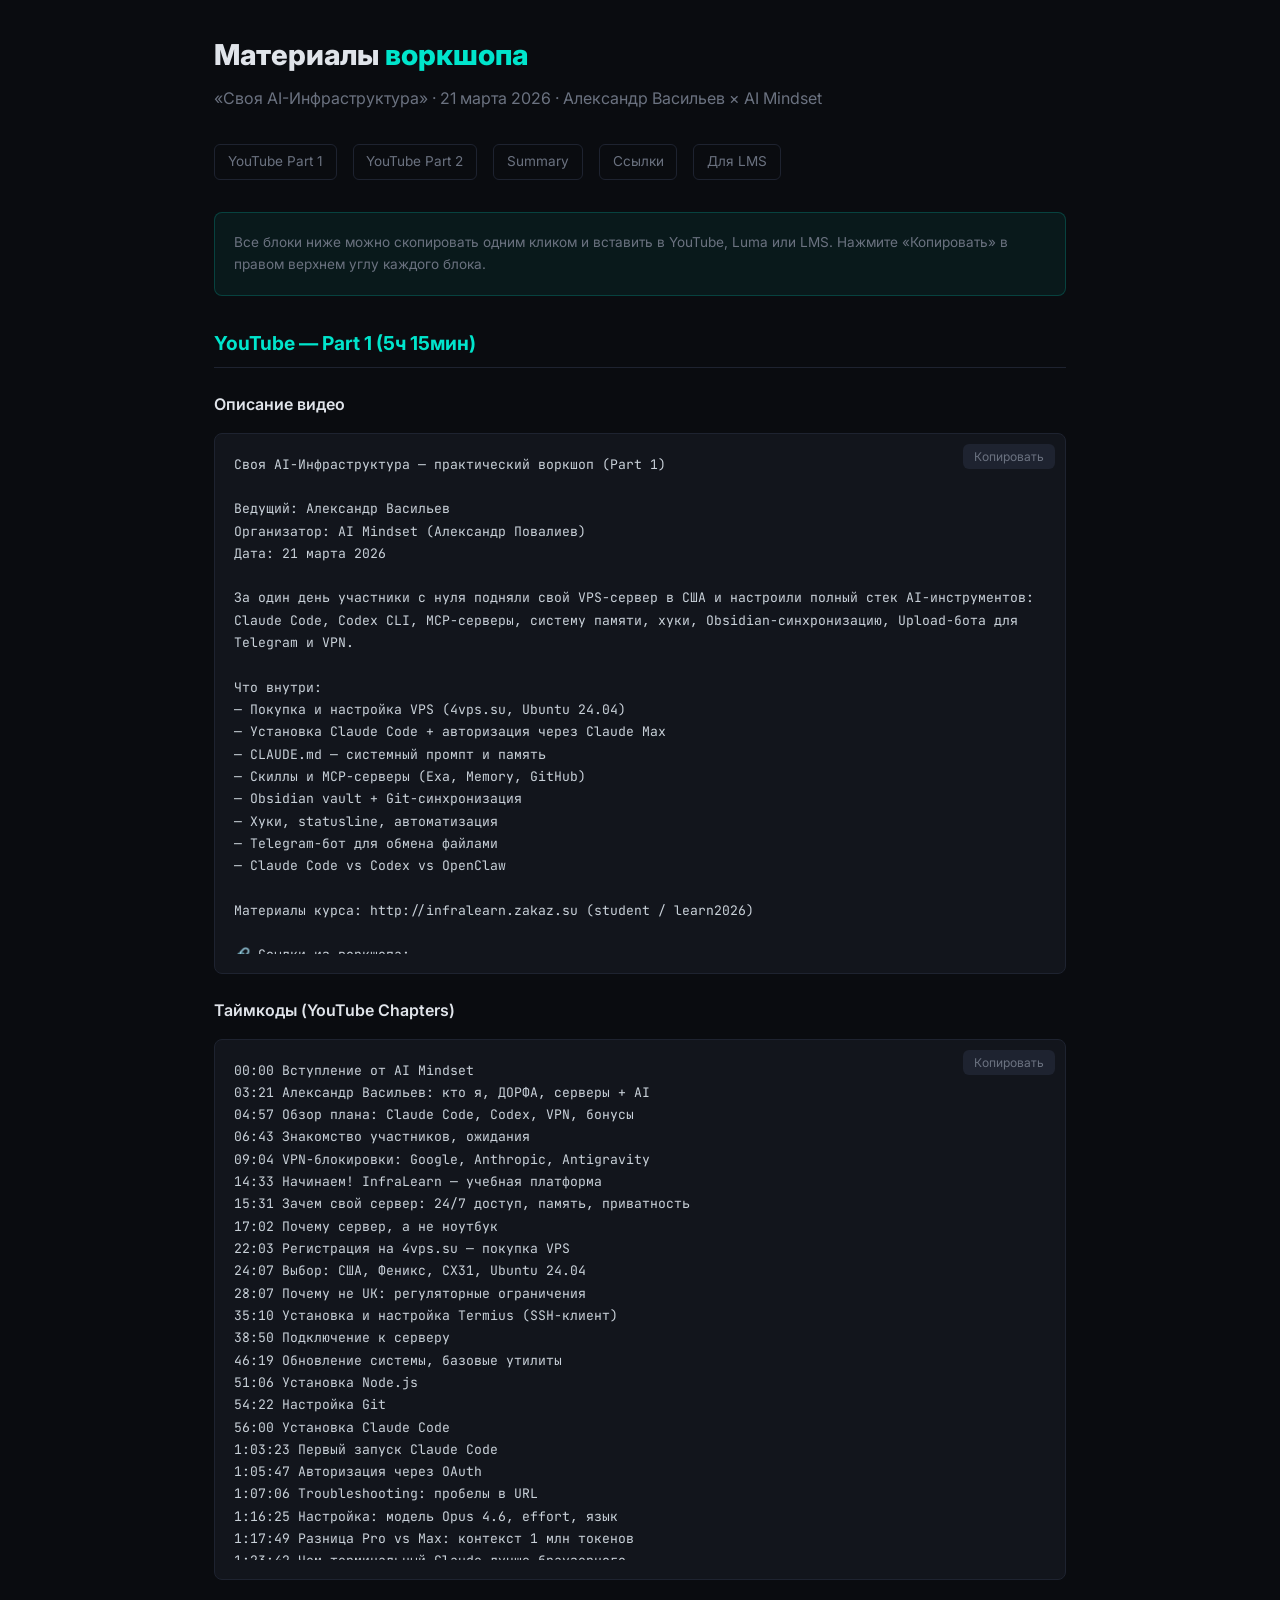
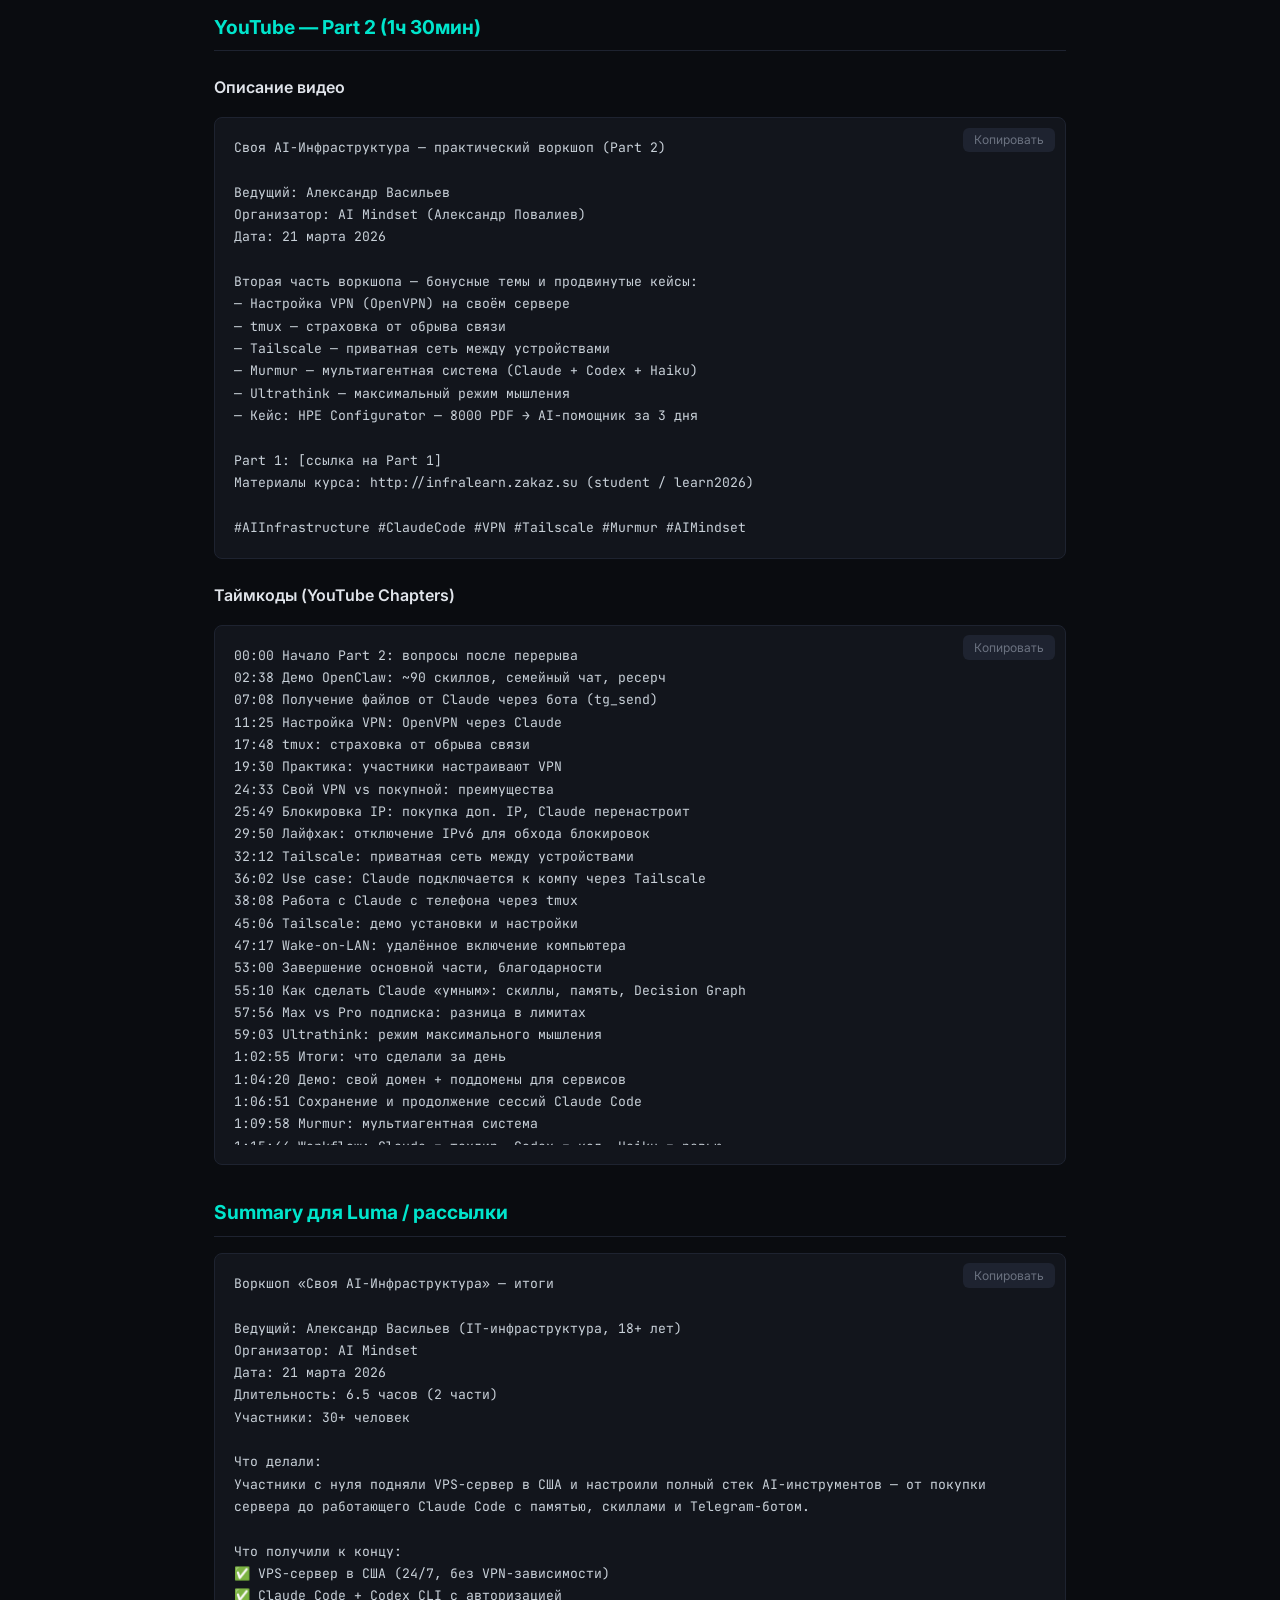
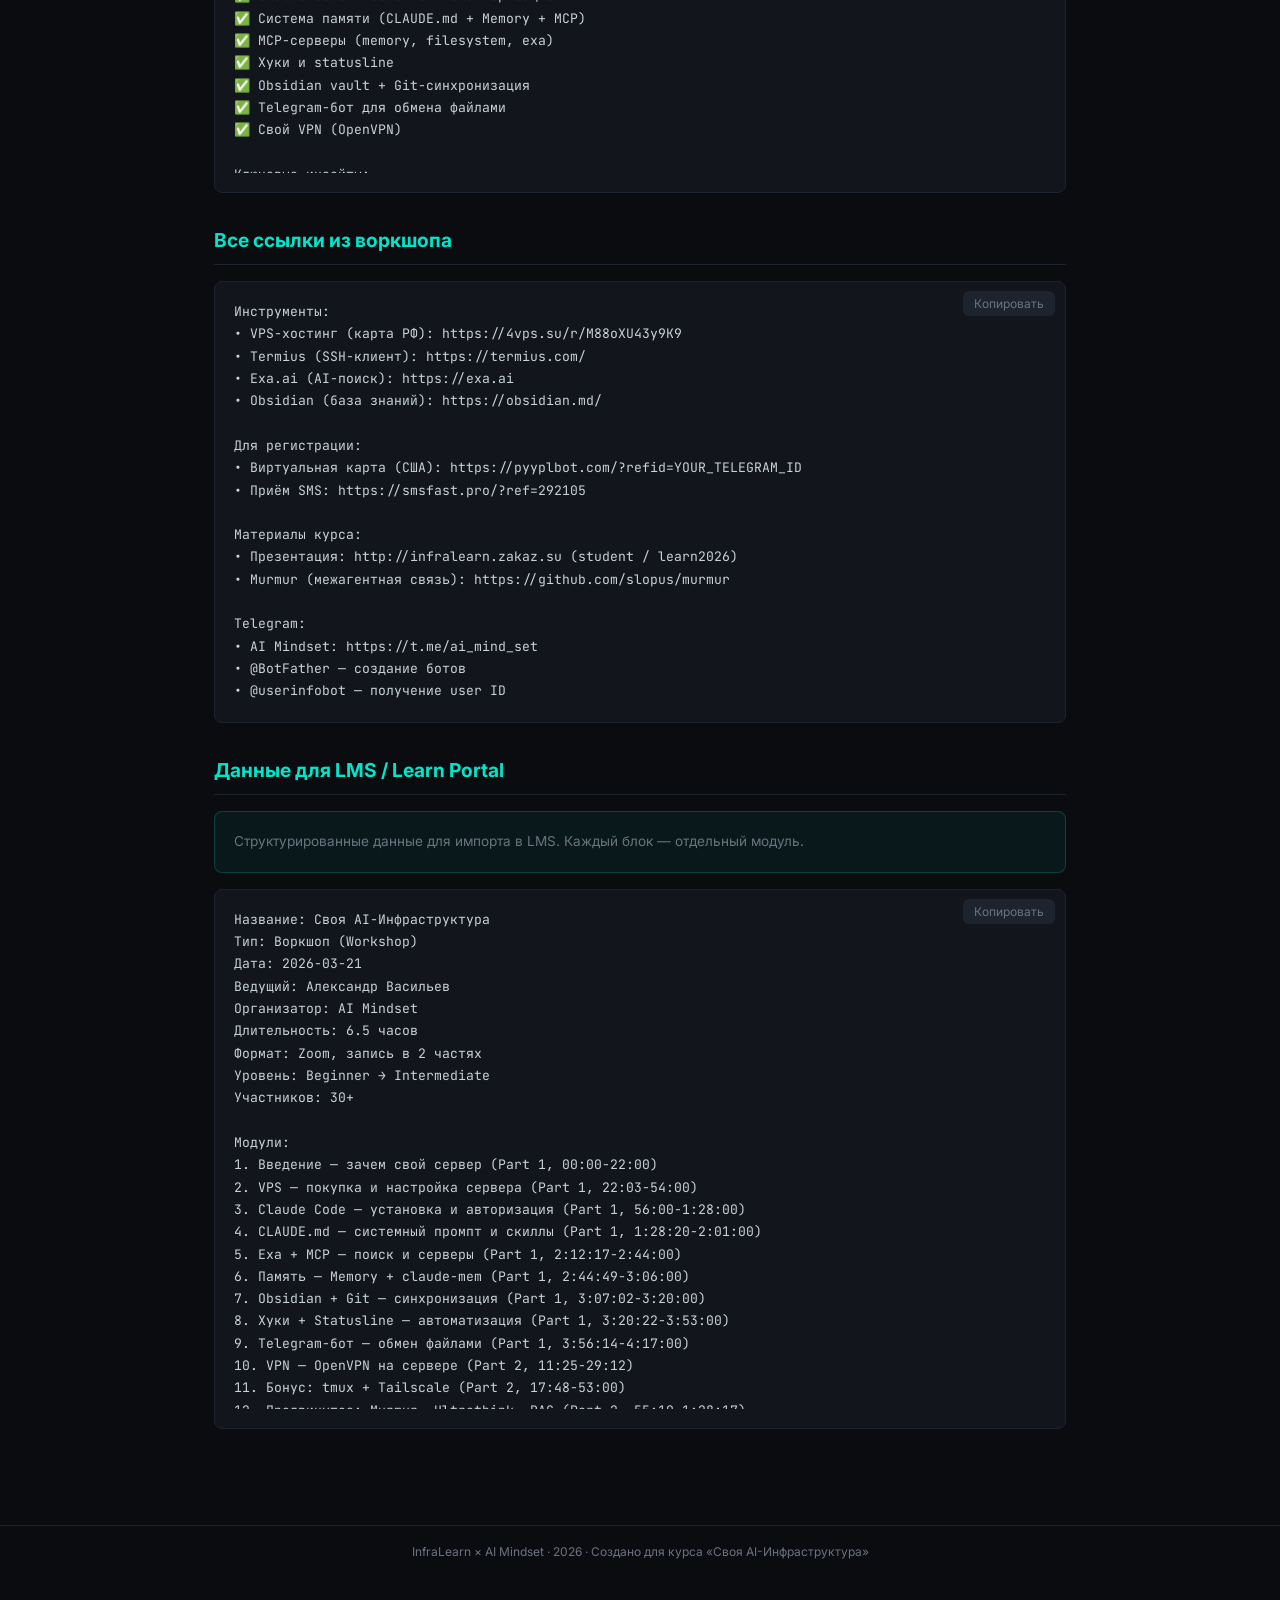
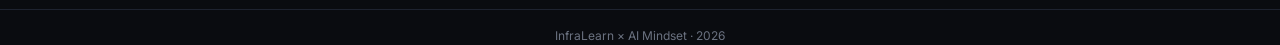
<file: site/materials.html>
<!DOCTYPE html>
<html lang="ru">
<head>
  <meta charset="UTF-8">
  <meta name="viewport" content="width=device-width, initial-scale=1.0">
  <title>Материалы воркшопа — AI Mindset</title>
  <style>
    @import url('https://fonts.googleapis.com/css2?family=Inter:wght@400;500;600;700;800&family=JetBrains+Mono:wght@400;500&display=swap');
    *, *::before, *::after { box-sizing: border-box; margin: 0; padding: 0; }
    :root {
      --bg: #0a0c10; --card: #12151c; --border: #1e2330;
      --text: #e0e4ea; --muted: #6b7280; --cyan: #00e5cc;
      --font: 'Inter', sans-serif; --mono: 'JetBrains Mono', monospace;
    }
    body { font-family: var(--font); background: var(--bg); color: var(--text); line-height: 1.6; }
    .container { max-width: 900px; margin: 0 auto; padding: 2rem 1.5rem; }
    h1 { font-size: 1.8rem; font-weight: 800; margin-bottom: 0.5rem; }
    h1 span { color: var(--cyan); }
    .subtitle { color: var(--muted); margin-bottom: 2rem; }
    h2 { font-size: 1.2rem; font-weight: 700; color: var(--cyan); margin: 2rem 0 0.8rem; padding-bottom: 0.5rem; border-bottom: 1px solid var(--border); }
    h3 { font-size: 1rem; font-weight: 600; margin: 1.5rem 0 0.5rem; color: var(--text); }
    p { margin-bottom: 0.8rem; }
    .card {
      background: var(--card); border: 1px solid var(--border);
      border-radius: 8px; padding: 1.2rem; margin: 1rem 0;
      position: relative;
    }
    .copy-btn {
      position: absolute; top: 0.6rem; right: 0.6rem;
      background: var(--border); border: none; color: var(--muted);
      padding: 0.3rem 0.7rem; border-radius: 6px; font-size: 0.75rem;
      font-family: var(--font); cursor: pointer; transition: all 0.2s;
    }
    .copy-btn:hover { background: var(--cyan); color: var(--bg); }
    .copy-btn.copied { background: #22c55e; color: #fff; }
    pre {
      font-family: var(--mono); font-size: 0.82rem; line-height: 1.7;
      white-space: pre-wrap; word-wrap: break-word; color: #c9d1d9;
      max-height: 500px; overflow-y: auto;
    }
    .info { background: rgba(0,229,204,0.06); border-color: rgba(0,229,204,0.2); }
    .info p { color: var(--muted); margin: 0; font-size: 0.85rem; }
    .tag { display: inline-block; background: rgba(0,229,204,0.1); color: var(--cyan); padding: 0.15rem 0.5rem; border-radius: 4px; font-size: 0.75rem; font-weight: 500; margin-right: 0.3rem; }
    a { color: var(--cyan); }
    .nav { display: flex; gap: 1rem; flex-wrap: wrap; margin-bottom: 2rem; }
    .nav a { color: var(--muted); text-decoration: none; font-size: 0.85rem; padding: 0.4rem 0.8rem; border: 1px solid var(--border); border-radius: 6px; transition: all 0.2s; }
    .nav a:hover { color: var(--cyan); border-color: var(--cyan); }
    footer { text-align: center; color: var(--muted); font-size: 0.75rem; margin-top: 3rem; padding-top: 1rem; border-top: 1px solid var(--border); }
  </style>
</head>
<body>
<div class="container">

<h1>Материалы <span>воркшопа</span></h1>
<p class="subtitle">«Своя AI-Инфраструктура» · 21 марта 2026 · Александр Васильев × AI Mindset</p>

<div class="nav">
  <a href="#yt-part1">YouTube Part 1</a>
  <a href="#yt-part2">YouTube Part 2</a>
  <a href="#summary">Summary</a>
  <a href="#links">Ссылки</a>
  <a href="#lms">Для LMS</a>
</div>

<div class="card info">
  <p>Все блоки ниже можно скопировать одним кликом и вставить в YouTube, Luma или LMS. Нажмите «Копировать» в правом верхнем углу каждого блока.</p>
</div>

<!-- ========== YOUTUBE PART 1 ========== -->
<h2 id="yt-part1">YouTube — Part 1 (5ч 15мин)</h2>

<h3>Описание видео</h3>
<div class="card">
  <button class="copy-btn" onclick="copyCard(this)">Копировать</button>
<pre>Своя AI-Инфраструктура — практический воркшоп (Part 1)

Ведущий: Александр Васильев
Организатор: AI Mindset (Александр Повалиев)
Дата: 21 марта 2026

За один день участники с нуля подняли свой VPS-сервер в США и настроили полный стек AI-инструментов: Claude Code, Codex CLI, MCP-серверы, систему памяти, хуки, Obsidian-синхронизацию, Upload-бота для Telegram и VPN.

Что внутри:
— Покупка и настройка VPS (4vps.su, Ubuntu 24.04)
— Установка Claude Code + авторизация через Claude Max
— CLAUDE.md — системный промпт и память
— Скиллы и MCP-серверы (Exa, Memory, GitHub)
— Obsidian vault + Git-синхронизация
— Хуки, statusline, автоматизация
— Telegram-бот для обмена файлами
— Claude Code vs Codex vs OpenClaw

Материалы курса: http://infralearn.zakaz.su (student / learn2026)

🔗 Ссылки из воркшопа:
• VPS: https://4vps.su/r/M88oXU43y9K9
• Termius: https://termius.com/
• Exa.ai: https://exa.ai
• Obsidian: https://obsidian.md/
• Виртуальная карта: https://pyyplbot.com/?refid=YOUR_TELEGRAM_ID
• SMS: https://smsfast.pro/?ref=292105
• AI Mindset: https://t.me/ai_mind_set

#AIInfrastructure #ClaudeCode #CodexCLI #VPS #AI #МастерКласс #AIMindset</pre>
</div>

<h3>Таймкоды (YouTube Chapters)</h3>
<div class="card">
  <button class="copy-btn" onclick="copyCard(this)">Копировать</button>
<pre>00:00 Вступление от AI Mindset
03:21 Александр Васильев: кто я, ДОРФА, серверы + AI
04:57 Обзор плана: Claude Code, Codex, VPN, бонусы
06:43 Знакомство участников, ожидания
09:04 VPN-блокировки: Google, Anthropic, Antigravity
14:33 Начинаем! InfraLearn — учебная платформа
15:31 Зачем свой сервер: 24/7 доступ, память, приватность
17:02 Почему сервер, а не ноутбук
22:03 Регистрация на 4vps.su — покупка VPS
24:07 Выбор: США, Феникс, CX31, Ubuntu 24.04
28:07 Почему не UK: регуляторные ограничения
35:10 Установка и настройка Termius (SSH-клиент)
38:50 Подключение к серверу
46:19 Обновление системы, базовые утилиты
51:06 Установка Node.js
54:22 Настройка Git
56:00 Установка Claude Code
1:03:23 Первый запуск Claude Code
1:05:47 Авторизация через OAuth
1:07:06 Troubleshooting: пробелы в URL
1:16:25 Настройка: модель Opus 4.6, effort, язык
1:17:49 Разница Pro vs Max: контекст 1 млн токенов
1:23:42 Чем терминальный Claude лучше браузерного
1:28:20 CLAUDE.md — системный промпт
1:34:07 Лайфхак: перенос контекста из браузерного Claude
1:36:05 Философия: Claude = крутой сотрудник
1:46:08 Перерыв ~20 минут
2:01:18 Продолжение: SFTP, файлы на сервере
2:05:04 Upload2Server бот: файлы через Telegram
2:07:34 Демо: /jarvis-start — инициализация с памятью
2:10:03 Разница между хуками и скиллами
2:12:17 Установка скиллов: hello, code-review, exa-research
2:15:31 Exa.ai — агентский поиск для Claude
2:27:47 Alias: cc = cd /opt/workspace && claude
2:33:32 Exa нашёл: вчера вышли Claude Code Channels!
2:44:49 Настройка памяти: Memory + claude-mem MCP
2:49:48 Как работает автоматическое запоминание
2:50:28 Демо: Claude вспоминает решения 2-нед. давности
2:52:59 GitHub: Personal Access Token
2:55:06 138 сессий-чекпоинтов — можно вернуться в любую
3:02:05 Почему не Cursor: привязка к инфраструктуре
3:06:20 MCP серверы: GitHub, exa, memory
3:07:02 Obsidian vault на сервере + Git sync
3:08:24 Плагин Obsidian Git
3:16:32 Obsidian vault как файлы для Claude
3:20:22 Statusline — информационная строка
3:27:25 Хуки: session-start, session-end
3:32:49 Зачем хуки не-программистам
3:53:42 Работа со скриншотами: SFTP drag&drop
3:56:14 Telegram-бот для обмена файлами
4:00:34 Obsidian: 2000 документов, граф связей
4:05:00 Создание бота через BotFather
4:12:29 Бот работает! Файлы туда и обратно
4:44:49 Переход к VPN и финалу
4:48:17 Цель — не бояться терминала
4:49:28 Бэкапы: 4vps + GitHub
4:57:09 Claude Code vs Codex: CTO vs инженер
5:01:04 Claude Code vs OpenClaw: интерактив vs агентность</pre>
</div>

<!-- ========== YOUTUBE PART 2 ========== -->
<h2 id="yt-part2">YouTube — Part 2 (1ч 30мин)</h2>

<h3>Описание видео</h3>
<div class="card">
  <button class="copy-btn" onclick="copyCard(this)">Копировать</button>
<pre>Своя AI-Инфраструктура — практический воркшоп (Part 2)

Ведущий: Александр Васильев
Организатор: AI Mindset (Александр Повалиев)
Дата: 21 марта 2026

Вторая часть воркшопа — бонусные темы и продвинутые кейсы:
— Настройка VPN (OpenVPN) на своём сервере
— tmux — страховка от обрыва связи
— Tailscale — приватная сеть между устройствами
— Murmur — мультиагентная система (Claude + Codex + Haiku)
— Ultrathink — максимальный режим мышления
— Кейс: HPE Configurator — 8000 PDF → AI-помощник за 3 дня

Part 1: [ссылка на Part 1]
Материалы курса: http://infralearn.zakaz.su (student / learn2026)

#AIInfrastructure #ClaudeCode #VPN #Tailscale #Murmur #AIMindset</pre>
</div>

<h3>Таймкоды (YouTube Chapters)</h3>
<div class="card">
  <button class="copy-btn" onclick="copyCard(this)">Копировать</button>
<pre>00:00 Начало Part 2: вопросы после перерыва
02:38 Демо OpenClaw: ~90 скиллов, семейный чат, ресерч
07:08 Получение файлов от Claude через бота (tg_send)
11:25 Настройка VPN: OpenVPN через Claude
17:48 tmux: страховка от обрыва связи
19:30 Практика: участники настраивают VPN
24:33 Свой VPN vs покупной: преимущества
25:49 Блокировка IP: покупка доп. IP, Claude перенастроит
29:50 Лайфхак: отключение IPv6 для обхода блокировок
32:12 Tailscale: приватная сеть между устройствами
36:02 Use case: Claude подключается к компу через Tailscale
38:08 Работа с Claude с телефона через tmux
45:06 Tailscale: демо установки и настройки
47:17 Wake-on-LAN: удалённое включение компьютера
53:00 Завершение основной части, благодарности
55:10 Как сделать Claude «умным»: скиллы, память, Decision Graph
57:56 Max vs Pro подписка: разница в лимитах
59:03 Ultrathink: режим максимального мышления
1:02:55 Итоги: что сделали за день
1:04:20 Демо: свой домен + поддомены для сервисов
1:06:51 Сохранение и продолжение сессий Claude Code
1:09:58 Murmur: мультиагентная система
1:15:44 Workflow: Claude = техдир, Codex = код, Haiku = ревью
1:20:06 RAG: работа с большим количеством файлов
1:21:04 Кейс: HPE Configurator — 8000 PDF → AI за 3 дня
1:26:22 Золотое правило: Exa Search перед каждой задачей
1:28:17 Прощание</pre>
</div>

<!-- ========== SUMMARY ========== -->
<h2 id="summary">Summary для Luma / рассылки</h2>

<div class="card">
  <button class="copy-btn" onclick="copyCard(this)">Копировать</button>
<pre>Воркшоп «Своя AI-Инфраструктура» — итоги

Ведущий: Александр Васильев (IT-инфраструктура, 18+ лет)
Организатор: AI Mindset
Дата: 21 марта 2026
Длительность: 6.5 часов (2 части)
Участники: 30+ человек

Что делали:
Участники с нуля подняли VPS-сервер в США и настроили полный стек AI-инструментов — от покупки сервера до работающего Claude Code с памятью, скиллами и Telegram-ботом.

Что получили к концу:
✅ VPS-сервер в США (24/7, без VPN-зависимости)
✅ Claude Code + Codex CLI с авторизацией
✅ Система памяти (CLAUDE.md + Memory + MCP)
✅ MCP-серверы (memory, filesystem, exa)
✅ Хуки и statusline
✅ Obsidian vault + Git-синхронизация
✅ Telegram-бот для обмена файлами
✅ Свой VPN (OpenVPN)

Ключевые инсайты:
• Три слоя памяти Claude Code — каждая сессия начинается с полным контекстом
• Claude Code в терминале мощнее браузерного — скиллы, MCP, граф решений
• Claude Code = CTO (архитектура), Codex = инженер (код) — идеальная пара
• Свой VPN решает проблему блокировок полностью
• Exa Search — золотое правило: всегда ресерч перед задачей

Отзывы:
«Пачка артефактов на руках! За день успели на 2 недели работы» — Александр К.
«Переворот сознания в работе с ИИ» — k_i
«Я уже поставила Claude, Codex, прокси и VPN на роутер!» — Ирина М.
«Обучение достойное, ведущий супер!» — Aleksandr M.

Материалы: http://infralearn.zakaz.su (student / learn2026)
Запись: [ссылки на YouTube]</pre>
</div>

<!-- ========== LINKS ========== -->
<h2 id="links">Все ссылки из воркшопа</h2>

<div class="card">
  <button class="copy-btn" onclick="copyCard(this)">Копировать</button>
<pre>Инструменты:
• VPS-хостинг (карта РФ): https://4vps.su/r/M88oXU43y9K9
• Termius (SSH-клиент): https://termius.com/
• Exa.ai (AI-поиск): https://exa.ai
• Obsidian (база знаний): https://obsidian.md/

Для регистрации:
• Виртуальная карта (США): https://pyyplbot.com/?refid=YOUR_TELEGRAM_ID
• Приём SMS: https://smsfast.pro/?ref=292105

Материалы курса:
• Презентация: http://infralearn.zakaz.su (student / learn2026)
• Murmur (межагентная связь): https://github.com/slopus/murmur

Telegram:
• AI Mindset: https://t.me/ai_mind_set
• @BotFather — создание ботов
• @userinfobot — получение user ID</pre>
</div>

<!-- ========== LMS ========== -->
<h2 id="lms">Данные для LMS / Learn Portal</h2>

<div class="card info" style="margin-bottom: 1rem;">
  <p>Структурированные данные для импорта в LMS. Каждый блок — отдельный модуль.</p>
</div>

<div class="card">
  <button class="copy-btn" onclick="copyCard(this)">Копировать</button>
<pre>Название: Своя AI-Инфраструктура
Тип: Воркшоп (Workshop)
Дата: 2026-03-21
Ведущий: Александр Васильев
Организатор: AI Mindset
Длительность: 6.5 часов
Формат: Zoom, запись в 2 частях
Уровень: Beginner → Intermediate
Участников: 30+

Модули:
1. Введение — зачем свой сервер (Part 1, 00:00-22:00)
2. VPS — покупка и настройка сервера (Part 1, 22:03-54:00)
3. Claude Code — установка и авторизация (Part 1, 56:00-1:28:00)
4. CLAUDE.md — системный промпт и скиллы (Part 1, 1:28:20-2:01:00)
5. Exa + MCP — поиск и серверы (Part 1, 2:12:17-2:44:00)
6. Память — Memory + claude-mem (Part 1, 2:44:49-3:06:00)
7. Obsidian + Git — синхронизация (Part 1, 3:07:02-3:20:00)
8. Хуки + Statusline — автоматизация (Part 1, 3:20:22-3:53:00)
9. Telegram-бот — обмен файлами (Part 1, 3:56:14-4:17:00)
10. VPN — OpenVPN на сервере (Part 2, 11:25-29:12)
11. Бонус: tmux + Tailscale (Part 2, 17:48-53:00)
12. Продвинутое: Murmur, Ultrathink, RAG (Part 2, 55:10-1:28:17)

Пререквизиты:
- Подписка Claude Max или Pro
- Подписка ChatGPT Plus (для Codex, опционально)
- Карта для оплаты VPS (~1540 руб/мес)

Результат обучения:
Участник получает работающий VPS-сервер с полным стеком AI-инструментов: Claude Code, Codex CLI, MCP-серверы, система памяти, Obsidian, Telegram-бот, VPN.

Теги: VPS, Claude Code, Codex CLI, MCP, Obsidian, Telegram, VPN, AI, Infrastructure</pre>
</div>

</div>

<footer>
  InfraLearn × AI Mindset · 2026 · Создано для курса «Своя AI-Инфраструктура»
</footer>

<script>
function copyCard(btn) {
  const pre = btn.parentElement.querySelector('pre');
  if (!pre) return;
  navigator.clipboard.writeText(pre.textContent).then(() => {
    btn.textContent = 'Скопировано!';
    btn.classList.add('copied');
    setTimeout(() => { btn.textContent = 'Копировать'; btn.classList.remove('copied'); }, 2000);
  });
}
</script>
</body>
</html>
</pre>
</div>
</div>

<footer>
  InfraLearn × AI Mindset · 2026
</footer>

<script>
function copyCard(btn) {
  const pre = btn.parentElement.querySelector('pre');
  if (!pre) return;
  navigator.clipboard.writeText(pre.textContent).then(() => {
    btn.textContent = 'Скопировано!';
    btn.classList.add('copied');
    setTimeout(() => { btn.textContent = 'Копировать'; btn.classList.remove('copied'); }, 2000);
  });
}
</script>
</body>
</html>
</file>
